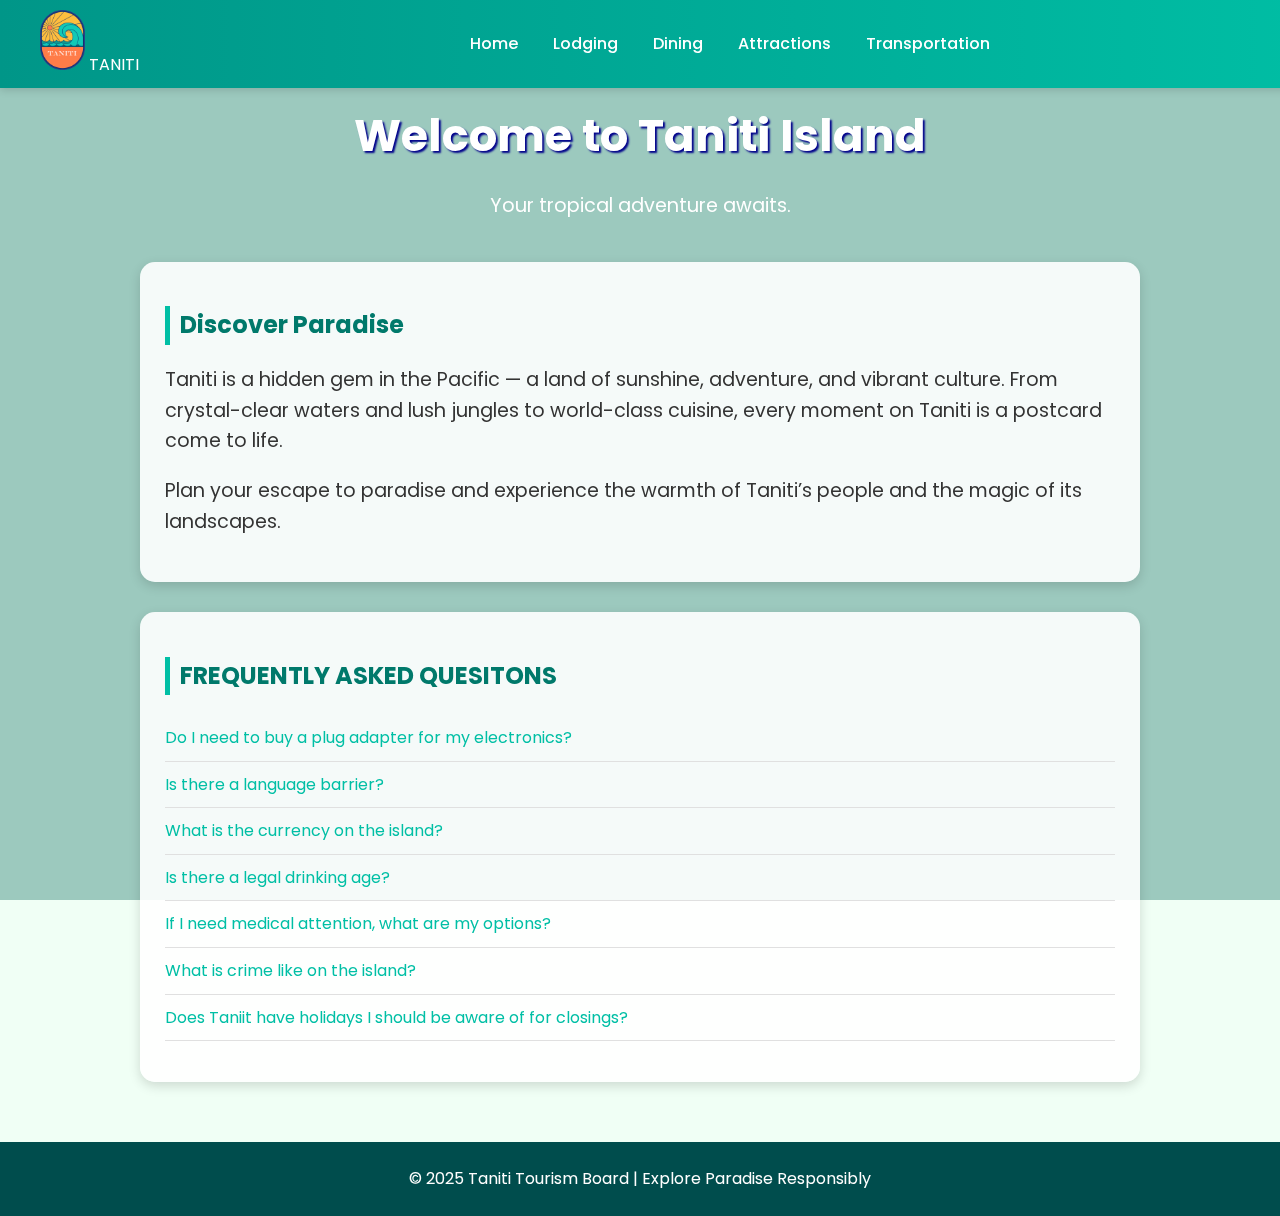
<file: index.html>
<!DOCTYPE html>
<html lang="en">
  <head>
    <meta charset="UTF-8" />
    <meta name="viewport" content="width=device-width, initial-scale=1.0" />
    <title>Welcome to Taniti Island</title>
    <link
      href="https://fonts.googleapis.com/css2?family=Poppins:wght@400;600&display=swap"
      rel="stylesheet"
    />
    <link rel="stylesheet" href="style.css" />

    <script type="text/javascript">
      function toggle(tag) {
        var x = document.getElementsByName(tag)[0];
        var a = x.parentNode;
        if (a.style.display == "block") {
          a.style.display = "none";
        } else {
          a.style.display = "block";
        }
      }

      function init() {
        //this function will add show hide functionality to paired list items,
        //as long as the answer is a list item straight after the question list item.
        //You can also have as many separate lists as you want.
        //all lists must be contained within a div with id QA

        var obj = document.getElementById("QA");
        var elements = obj.getElementsByTagName("li");
        var index = 1;
        //add javascript to question elements
        //you could also add styling to question elements here
        for (var i = 0; i < elements.length; i += 2) {
          var element = elements[i];
          element.innerHTML =
            "<a href='javascript:toggle(" +
            index +
            ")'>" +
            element.innerHTML +
            "</a>";
          index = index + 1;
        }
        //add bookmark to answer elements and add styling
        var index = 1;
        for (var i = 1; i < elements.length; i += 2) {
          var element = elements[i];
          element.innerHTML =
            "<a name='" +
            index +
            "' id='" +
            index +
            "'></a>" +
            element.innerHTML;
          index = index + 1;
          element.style.padding = "0px 0px 10px 20px"; //add indent to answer
          element.style.listStyleType = "none"; //remove bullet
          element.style.display = "none"; //hide answer element
        }
      }

      window.onload = init;
    </script>
  </head>
  <body>
    <nav>
      <a href="index.html" class="logo">
        <img src="images/Taniti_Logo.png" alt="Taniti Island Logo" />
        <span style="color:white;">TANITI</span>
      </a>

      <div class="nav-links">
        <a href="index.html">Home</a>
        <a href="lodging.html">Lodging</a>
        <a href="dining.html">Dining</a>
        <a href="attractions.html">Attractions</a>
        <a href="transportation.html">Transportation</a>
      </div>
    </nav>

    <!-- Fullscreen Background Video -->
    <video autoplay muted loop id="bg-video" width="100%" height="50%">
      <source
        src="https://www.pexels.com/download/video/3089895/"
        type="video/mp4"
      />
      Your browser does not support HTML5 video.
    </video>

    <div class="overlay"></div>

    <div class="container home-hero">
      <header>
        <h1>Welcome to Taniti Island</h1>
        <p style="color: white">Your tropical adventure awaits.</p>
      </header>

      <section>
        <h2>Discover Paradise</h2>
        <p>
          Taniti is a hidden gem in the Pacific — a land of sunshine, adventure,
          and vibrant culture. From crystal-clear waters and lush jungles to
          world-class cuisine, every moment on Taniti is a postcard come to
          life.
        </p>
        <p>
          Plan your escape to paradise and experience the warmth of Taniti’s
          people and the magic of its landscapes.
        </p>
      </section>

      <section>
        <h2>FREQUENTLY ASKED QUESITONS</h2>

        <div id="QA">
          <ul>
            <li>Do I need to buy a plug adapter for my electronics?</li>
            <li>
              Power outlets are 120 volts (the same as in the United States).
            </li>
            <li>Is there a language barrier?</li>
            <li>
              Many younger Tanitians speak fluent English. Very little English
              is spoken in rural areas, especially by the older residents.
            </li>
            <li>What is the currency on the island?</li>
            <li>
              Taniti uses the U.S. dollar as its currency, but many businesses
              will also accept euros and yen. Several banks facilitate currency
              exchange, and many businesses accept major credit cards.
            </li>
            <li>Is there a legal drinking age?</li>
            <li>
              Alcohol is not allowed to be served or sold between the hours of
              midnight and 9:00 a.m. The drinking age on Taniti is 18 and the
              drinking age is not strictly enforced.
            </li>
            <li>If I need medical attention, what are my options?</li>
            <li>
              There is one hospital and several clinics. The hospital has many
              multilingual employees.
            </li>
            <li>What is crime like on the island?</li>
            <li>
              Violent crime is very rare on Taniti, but as tourism increases,
              there are more reports of pickpocketing and other petty crimes.
            </li>
            <li>
              Does Taniit have holidays I should be aware of for closings?
            </li>
            <li>
              Taniti enjoys a large number of national holidays, and many
              tourist attractions and restaurants will be closed on holidays, so
              visitors should plan accordingly.
            </li>
          </ul>
        </div>
      </section>
    </div>

    <footer>
      <p>© 2025 Taniti Tourism Board | Explore Paradise Responsibly</p>
    </footer>
  </body>
</html>
</file>
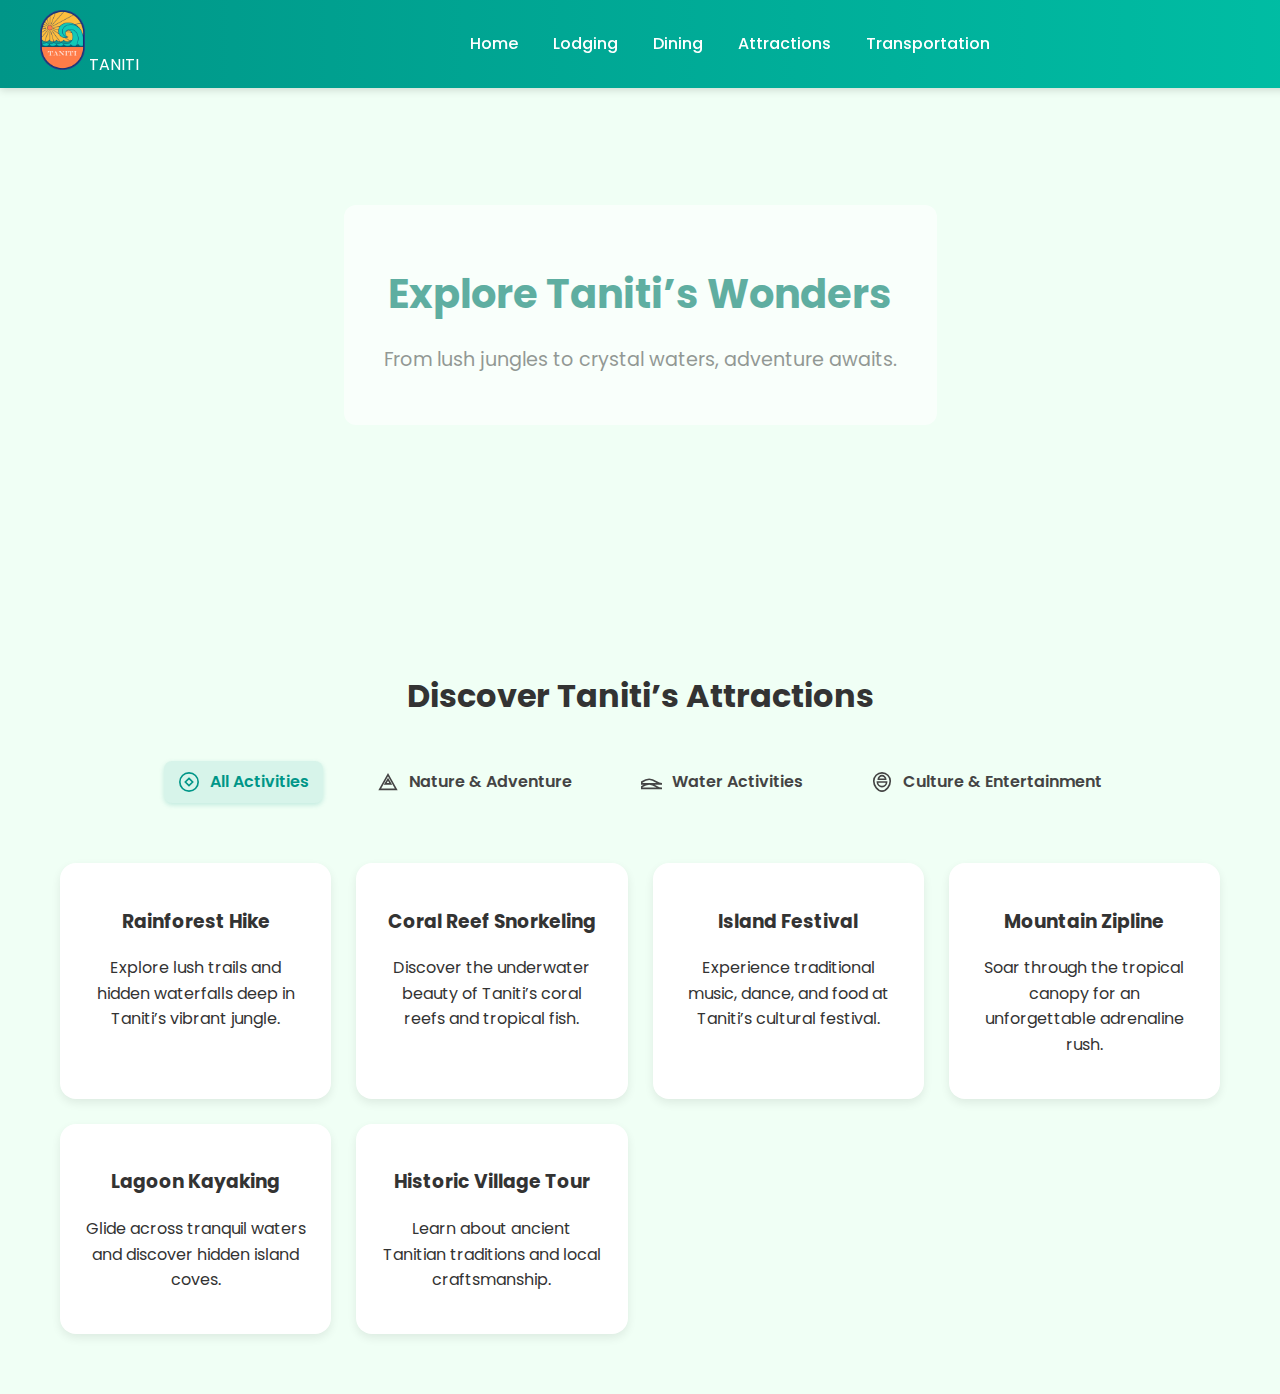
<file: attractions.html>
<!DOCTYPE html>
<html lang="en">
  <head>
    <meta charset="UTF-8" />
    <meta name="viewport" content="width=device-width, initial-scale=1.0" />
    <title>Attractions in Taniti</title>
    <link
      href="https://fonts.googleapis.com/css2?family=Poppins:wght@400;600&display=swap"
      rel="stylesheet"
    />
    <link rel="stylesheet" href="style.css" />
    <style>
      main {
        padding: 40px;
        text-align: center;
      }
      /* Sub-navigation styling */
      .subnav {
        display: flex;
        justify-content: center;
        gap: 40px;
        margin: 40px 0;
        flex-wrap: wrap;
      }

      .subnav-item {
        display: flex;
        align-items: center;
        gap: 10px;
        cursor: pointer;
        font-weight: 600;
        color: #444;
        transition: all 0.3s ease;
        border-radius: 8px;
        padding: 8px 14px;
      }

      .subnav-item:hover {
        color: #00bfa5;
        background-color: rgba(0, 191, 165, 0.1);
        transform: translateY(-2px);
      }

      .subnav-item.active {
        color: #009688;
        background-color: rgba(0, 150, 136, 0.1);
        box-shadow: 0 2px 5px rgba(0, 150, 136, 0.2);
      }

      /* Icon styling */
      .subnav-item svg {
        width: 22px;
        height: 22px;
        stroke: currentColor;
        stroke-width: 1.8;
        fill: none;
        transition: transform 0.3s ease;
      }

      .subnav-item:hover svg {
        transform: scale(1.15);
      }

      /* Attraction boxes */
      .attraction-grid {
        display: grid;
        grid-template-columns: repeat(auto-fit, minmax(250px, 1fr));
        gap: 25px;
        padding: 20px;
      }

      .attraction-box {
        background: white;
        border-radius: 16px;
        box-shadow: 0 4px 10px rgba(0, 0, 0, 0.08);
        padding: 25px;
        transition: transform 0.3s ease, opacity 0.3s ease;
      }

      .attraction-box:hover {
        transform: translateY(-5px);
        box-shadow: 0 8px 20px rgba(0, 0, 0, 0.1);
      }

      .hidden {
        display: none;
      }
    </style>
  </head>
  <body>
    <nav>
      <a href="index.html" class="logo">
        <img src="images/Taniti_Logo.png" alt="Taniti Island Logo" />
        <span style="color: white">TANITI</span>
      </a>

      <div class="nav-links">
        <a href="index.html">Home</a>
        <a href="lodging.html">Lodging</a>
        <a href="dining.html">Dining</a>
        <a href="attractions.html">Attractions</a>
        <a href="transportation.html">Transportation</a>
      </div>
    </nav>

    <header class="page-hero attractions-hero">
      <div class="hero-text">
        <h1>Explore Taniti’s Wonders</h1>
        <p>From lush jungles to crystal waters, adventure awaits.</p>
      </div>
    </header>

    <main style="padding-top: 0px">
      <h1>Discover Taniti’s Attractions</h1>

      <div class="subnav">
        <div class="subnav-item active" data-category="all">
          <!-- Compass icon -->
          <svg xmlns="http://www.w3.org/2000/svg" viewBox="0 0 24 24">
            <circle cx="12" cy="12" r="10" />
            <polygon points="12,8 16,12 12,16 8,12" />
          </svg>
          All Activities
        </div>
        <div class="subnav-item" data-category="nature">
          <!-- Mountain icon -->
          <svg xmlns="http://www.w3.org/2000/svg" viewBox="0 0 24 24">
            <path d="M3 20l9-16 9 16H3zM9 14l3-5 3 5H9z" />
          </svg>
          Nature & Adventure
        </div>
        <div class="subnav-item" data-category="water">
          <!-- Wave icon -->
          <svg xmlns="http://www.w3.org/2000/svg" viewBox="0 0 24 24">
            <path
              d="M2 17c3-2 5-3 8-3s5 1 8 3 6 2 6 2H2zM2 12c3-2 5-3 8-3s5 1 8 3 6 2 6 2H2z"
            />
          </svg>
          Water Activities
        </div>
        <div class="subnav-item" data-category="culture">
          <!-- Tribal mask icon -->
          <svg xmlns="http://www.w3.org/2000/svg" viewBox="0 0 24 24">
            <path
              d="M12 2c-5 0-9 4-9 9s4 11 9 11 9-6 9-11-4-9-9-9zm0 3c2 0 4 2 4 4H8c0-2 2-4 4-4zm0 12a5 5 0 01-5-5h10a5 5 0 01-5 5z"
            />
          </svg>
          Culture & Entertainment
        </div>
      </div>

      <div class="attraction-grid">
        <div class="attraction-box all nature">
          <h3>Rainforest Hike</h3>
          <p>
            Explore lush trails and hidden waterfalls deep in Taniti’s vibrant
            jungle.
          </p>
        </div>
        <div class="attraction-box all water">
          <h3>Coral Reef Snorkeling</h3>
          <p>
            Discover the underwater beauty of Taniti’s coral reefs and tropical
            fish.
          </p>
        </div>
        <div class="attraction-box all culture">
          <h3>Island Festival</h3>
          <p>
            Experience traditional music, dance, and food at Taniti’s cultural
            festival.
          </p>
        </div>
        <div class="attraction-box all nature">
          <h3>Mountain Zipline</h3>
          <p>
            Soar through the tropical canopy for an unforgettable adrenaline
            rush.
          </p>
        </div>
        <div class="attraction-box all water">
          <h3>Lagoon Kayaking</h3>
          <p>Glide across tranquil waters and discover hidden island coves.</p>
        </div>
        <div class="attraction-box all culture">
          <h3>Historic Village Tour</h3>
          <p>
            Learn about ancient Tanitian traditions and local craftsmanship.
          </p>
        </div>
      </div>
    </main>

    <script>
      const items = document.querySelectorAll(".subnav-item");
      const boxes = document.querySelectorAll(".attraction-box");

      items.forEach((item) => {
        item.addEventListener("click", () => {
          items.forEach((i) => i.classList.remove("active"));
          item.classList.add("active");
          const category = item.getAttribute("data-category");

          boxes.forEach((box) => {
            if (category === "all" || box.classList.contains(category)) {
              box.classList.remove("hidden");
            } else {
              box.classList.add("hidden");
            }
          });
        });
      });
    </script>
  </body>
</html>
</file>
<file: style.css>
/* === GLOBAL STYLES === */
body {
  font-family: "Poppins", sans-serif;
  margin: 0;
  background-color: #f0fff5;
  background-image: url("https://www.transparenttextures.com/patterns/white-paper.png");
  color: #333;
  line-height: 1.6;
}

/* Navigation Bar */
nav {
  display: flex;
  align-items: center;
  justify-content: space-between;
  background: linear-gradient(90deg, #009688, #00bfa5);
  position: fixed;
  width: 100%;
  top: 0;
  left: 0;
  padding: 10px 40px;
  box-shadow: 0 2px 8px rgba(0, 0, 0, 0.15);
  z-index: 100;
}

/* Logo (stays on far left) */
nav .logo img {
  height: 60px;
  width: auto;
}

/* Centered link container */
.nav-links {
  display: flex;
  justify-content: center;
  flex: 1;
  gap: 35px;
}

/* Navigation links */
.nav-links a {
  color: white;
  font-weight: 500;
  text-decoration: none;
  transition: color 0.3s;
}

/* Hover effect – clean and subtle */
.nav-links a:hover {
  /*color: #d1f5ec;*/
  color: white;
  text-decoration: underline;
}

/* === PAGE CONTAINER === */
.container {
  max-width: 1000px;
  margin: 100px auto 60px;
  padding: 0 20px;
}

/* === HEADER SECTION === */
header {
  text-align: center;
  margin-bottom: 40px;
}

header h1 {
  color: #00796b;
  font-size: 2.4rem;
  margin-bottom: 10px;
}

header p {
  color: #555;
  font-size: 1.1rem;
}

img.hero {
  width: 100%;
  border-radius: 15px;
  margin-top: 25px;
  box-shadow: 0 4px 15px rgba(0, 0, 0, 0.15);
  transition: transform 0.4s;
}

img.hero:hover {
  transform: scale(1.02);
}

/* === CONTENT SECTIONS === */
section {
  background-color: white;
  padding: 25px;
  border-radius: 15px;
  box-shadow: 0 4px 12px rgba(0, 0, 0, 0.1);
  margin-bottom: 30px;
}

section h2 {
  color: #00796b;
  border-left: 5px solid #00bfa5;
  padding-left: 10px;
}

ul {
  list-style-type: none;
  padding: 0;
}

ul li {
  padding: 10px 0;
  border-bottom: 1px solid #e0e0e0;
}

ul li:last-child {
  border: none;
}

/* === ADD THESE SECTIONS TO YOUR EXISTING style.css === */

/* Background Video Styling */
#bg-video {
  position: fixed;
  top: 0;
  left: 0;
  min-width: 100%;
  min-height: 100%;
  object-fit: cover;
  z-index: -2;
}

/* Overlay tint to improve text contrast */
.overlay {
  position: fixed;
  top: 0;
  left: 0;
  width: 100%;
  height: 100%;
  background: rgba(0, 100, 90, 0.35);
  z-index: -1;
}

/* Hero Text Adjustments */
.home-hero header {
  text-align: center;
  color: white;
  /*text-shadow: 0 2px 6px rgba(0, 0, 0, 0.5);*/
  margin-bottom: 40px;
}

.home-hero h1 {
  font-size: 2.8rem;
  margin-bottom: 10px;
  color: white;
  text-shadow: 2px 2px 2px darkblue;
}

.home-hero p {
  font-size: 1.2rem;
  color: #333;
}

/* Make sections slightly transparent for readability */
.home-hero section {
  background-color: rgba(255, 255, 255, 0.9);
  border-radius: 15px;
  box-shadow: 0 4px 12px rgba(0, 0, 0, 0.15);
  padding: 25px;
}

/* === PAGE HERO IMAGES === */

/* Hero Text Overlay */
.page-hero {
  height: 70vh;
  background-size: cover;
  background-position: center;
  position: relative;
  display: flex;
  align-items: center;
  justify-content: center;
  text-align: center;
}

.page-hero .hero-text {
  position: absolute;
  color: white;
  background: white; /* semi-transparent black for readability */
  opacity: 0.6;
  padding: 30px 40px;
  border-radius: 12px;
  max-width: 90%;
}

.page-hero .hero-text h1 {
  font-size: 2.5rem;
  margin-bottom: 10px;
}

.page-hero .hero-text p {
  font-size: 1.2rem;
}

/* Responsive adjustments */
@media (max-width: 768px) {
  .page-hero {
    height: 50vh;
  }

  .page-hero .hero-text h1 {
    font-size: 2rem;
  }

  .page-hero .hero-text p {
    font-size: 1rem;
  }
}

/* Specific Background Images */
.lodging-hero {
  background-image: url("https://images.pexels.com/photos/1167021/pexels-photo-1167021.jpeg");
}

.dining-hero {
  background-image: url("https://images.pexels.com/photos/1660915/pexels-photo-1660915.jpeg");
}

.attractions-hero {
  background-image: url("https://images.pexels.com/photos/1430672/pexels-photo-1430672.jpeg");
}

.transportation-hero {
  background-image: url("https://images.pexels.com/photos/9637840/pexels-photo-9637840.jpeg");
}

/* General Content Area */
.content {
  max-width: 900px;
  margin: 80px auto;
  padding: 20px;
  line-height: 1.6;
}

/* === GLOBAL ACCENT STYLES === */

/* General link styling */
a {
  color: #00bfa5;
  text-decoration: none;
  transition: color 0.3s, background-color 0.3s, transform 0.3s;
}

a:hover {
  color: #00796b;
}

/* Buttons (for later additions or call-to-actions) */
button,
.cta-button {
  background: #00bfa5;
  color: white;
  border: none;
  border-radius: 8px;
  padding: 12px 20px;
  font-size: 1rem;
  cursor: pointer;
  transition: background 0.3s, transform 0.2s;
}

button:hover,
.cta-button:hover {
  background: #009688;
  transform: translateY(-2px);
}


main {
  padding: 40px;
  text-align: center;
}
/* Sub-navigation styling */
.subnav {
  display: flex;
  justify-content: center;
  gap: 40px;
  margin: 40px 0;
  flex-wrap: wrap;
}

.subnav-item {
  display: flex;
  align-items: center;
  gap: 10px;
  cursor: pointer;
  font-weight: 600;
  color: #444;
  transition: all 0.3s ease;
  border-radius: 8px;
  padding: 8px 14px;
}

.subnav-item:hover {
  color: #00bfa5;
  background-color: rgba(0, 191, 165, 0.1);
  transform: translateY(-2px);
}

.subnav-item.active {
  color: #009688;
  background-color: rgba(0, 150, 136, 0.1);
  box-shadow: 0 2px 5px rgba(0, 150, 136, 0.2);
}

/* Icon styling */
.subnav-item svg {
  width: 22px;
  height: 22px;
  stroke: currentColor;
  stroke-width: 1.8;
  fill: none;
  transition: transform 0.3s ease;
}

.subnav-item:hover svg {
  transform: scale(1.15);
}

/* Attraction boxes */
.attraction-grid {
  display: grid;
  grid-template-columns: repeat(auto-fit, minmax(250px, 1fr));
  gap: 25px;
  padding: 20px;
}

.attraction-box {
  background: white;
  border-radius: 16px;
  box-shadow: 0 4px 10px rgba(0, 0, 0, 0.08);
  padding: 25px;
  transition: transform 0.3s ease, opacity 0.3s ease;
}

.attraction-box:hover {
  transform: translateY(-5px);
  box-shadow: 0 8px 20px rgba(0, 0, 0, 0.1);
}

.hidden {
  display: none;
}

/* Footer Styling */
footer {
  background-color: #004d4d;
  color: #fff;
  text-align: center;
  padding: .5rem 0;
}

.social-icons {
  margin-top: 0.5rem;
}

.social-icons a {
  color: #fff;
  margin: 0 10px;
  font-size: 1.4rem;
  transition: color 0.3s ease;
}

.social-icons a:hover {
  color: #00e6e6;
}
</file>
